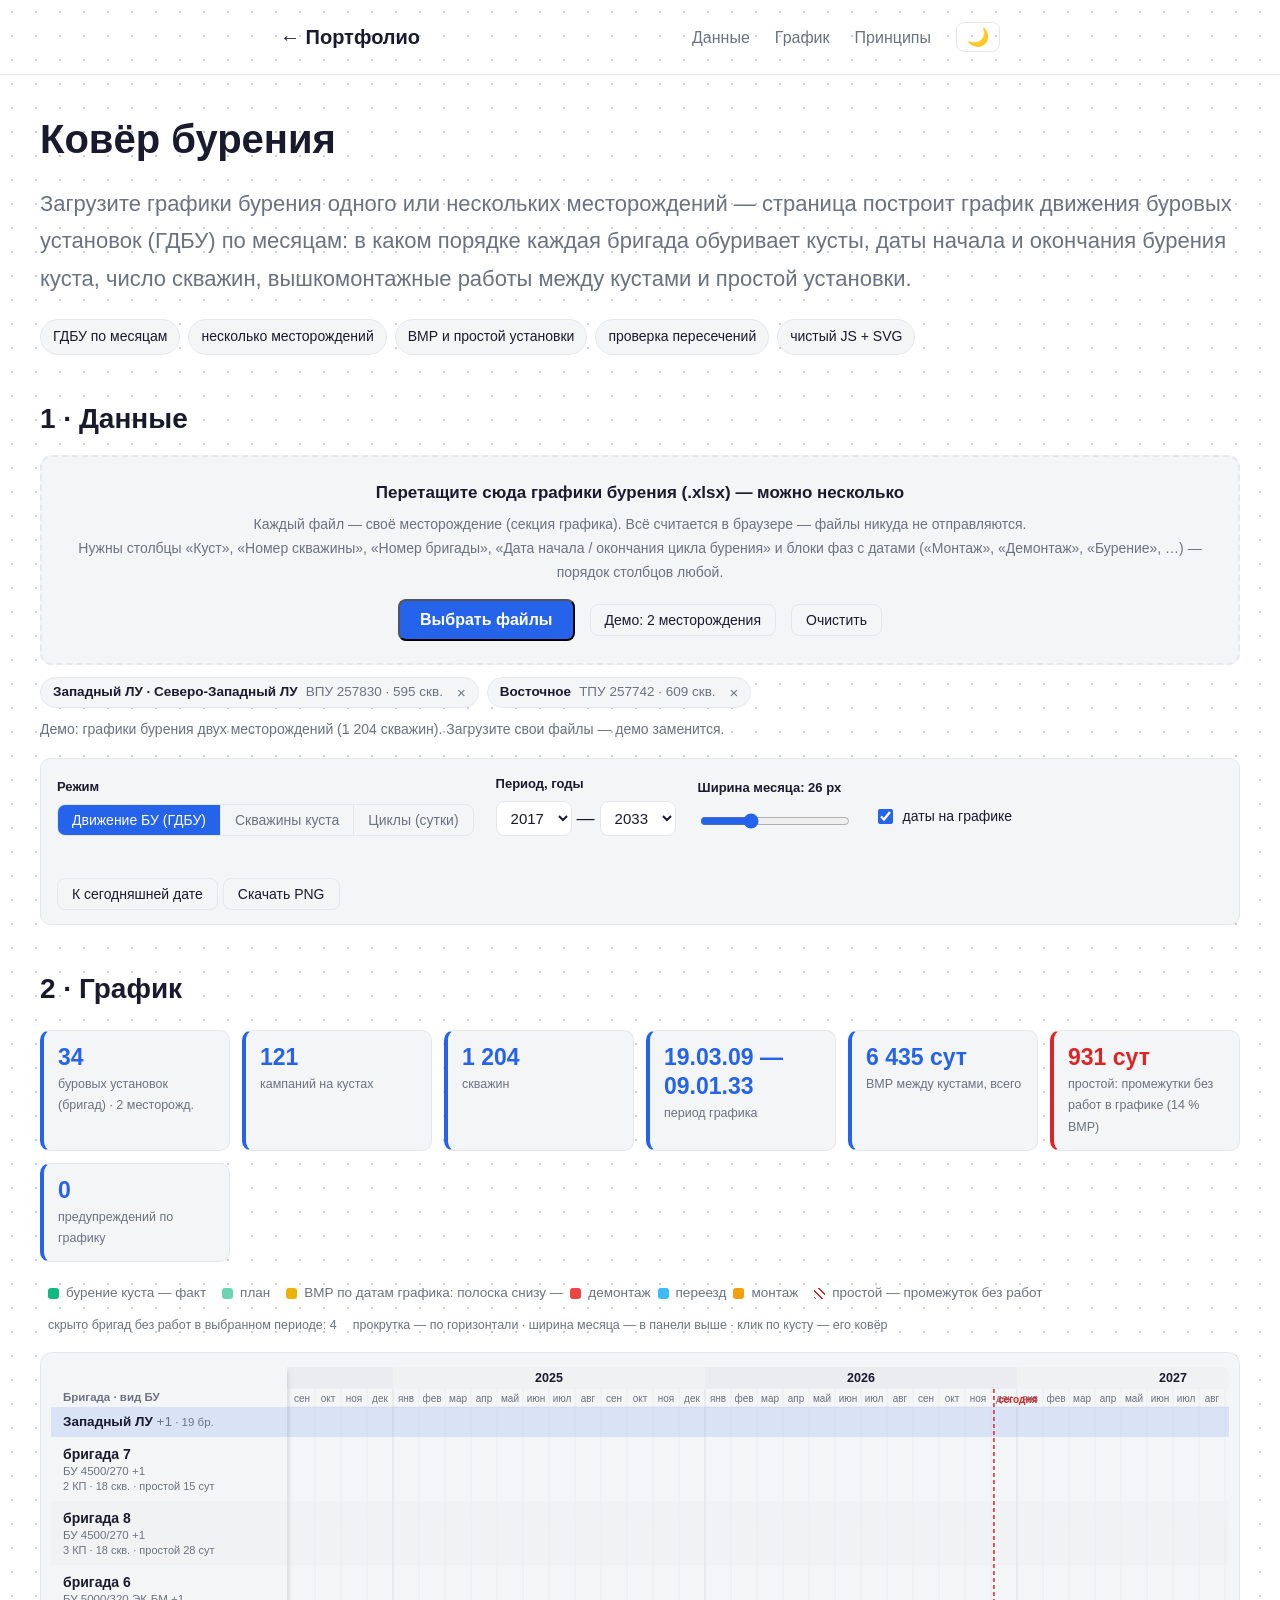
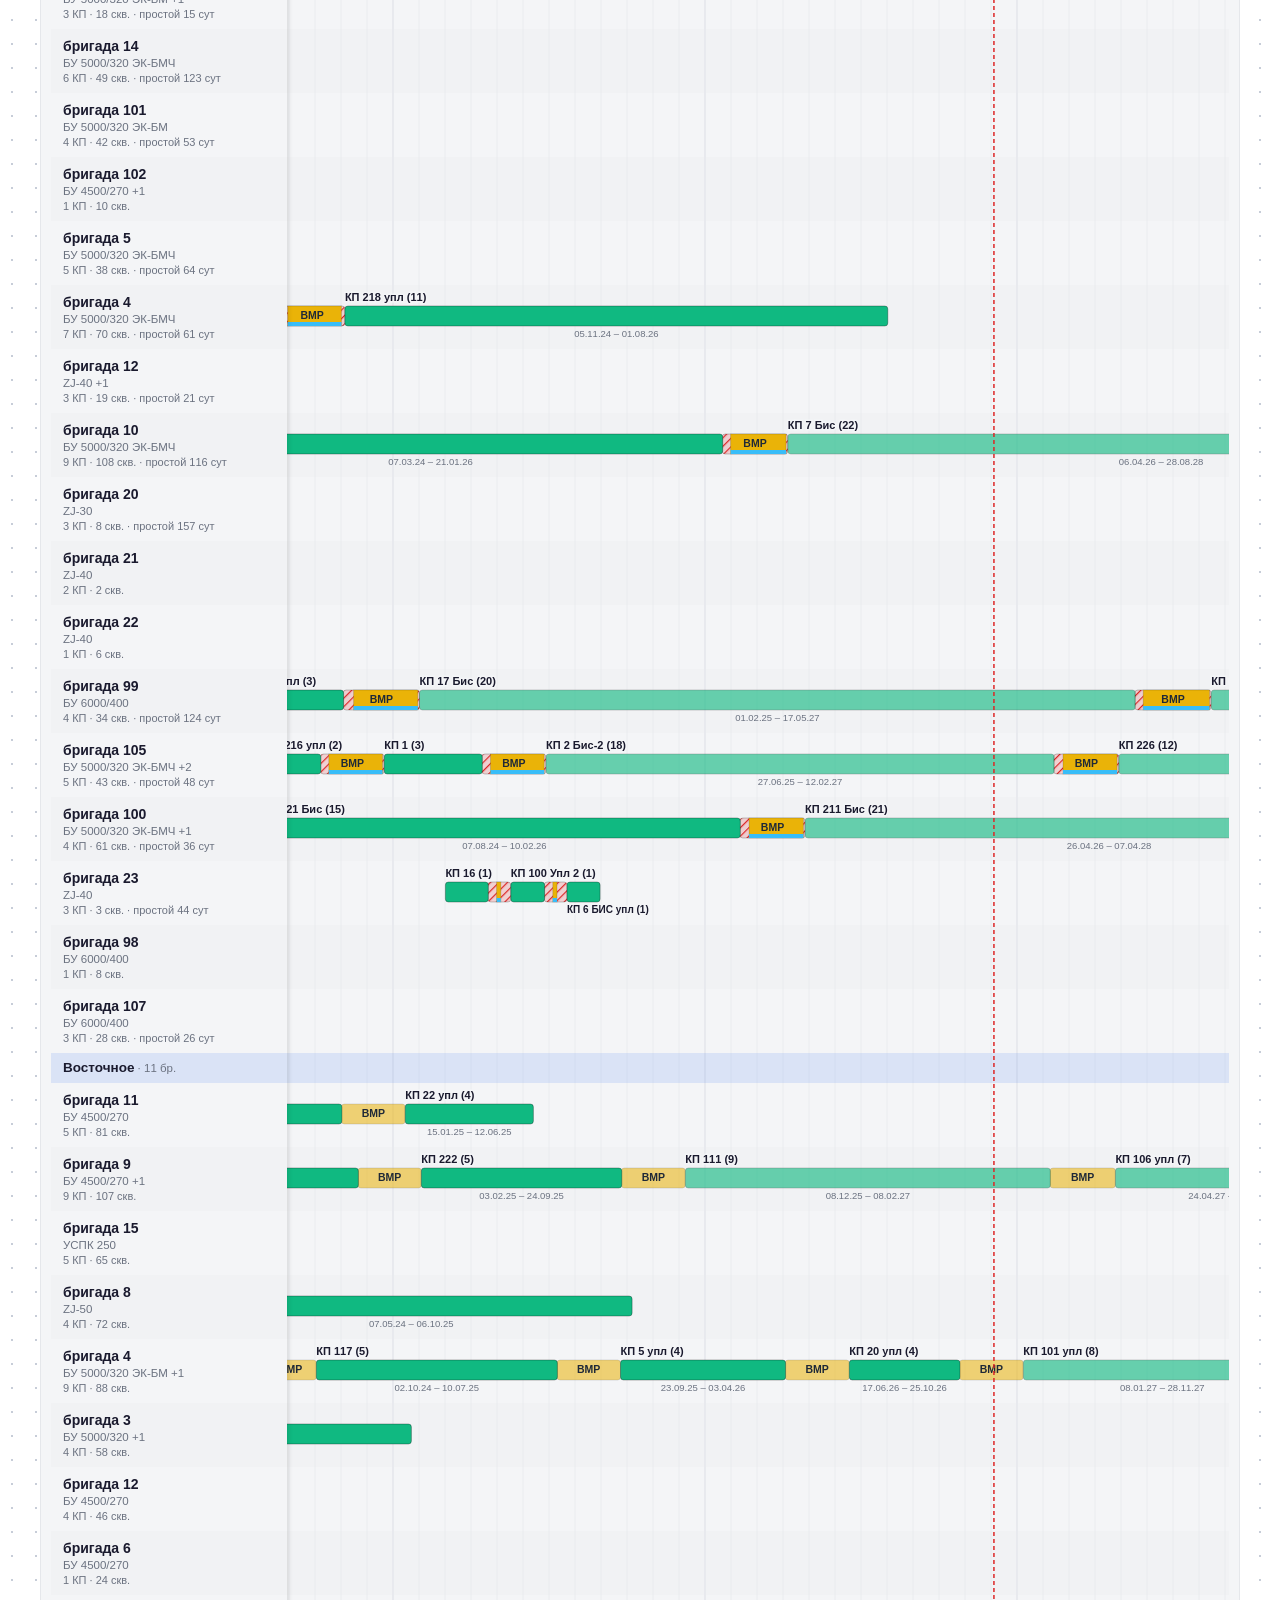
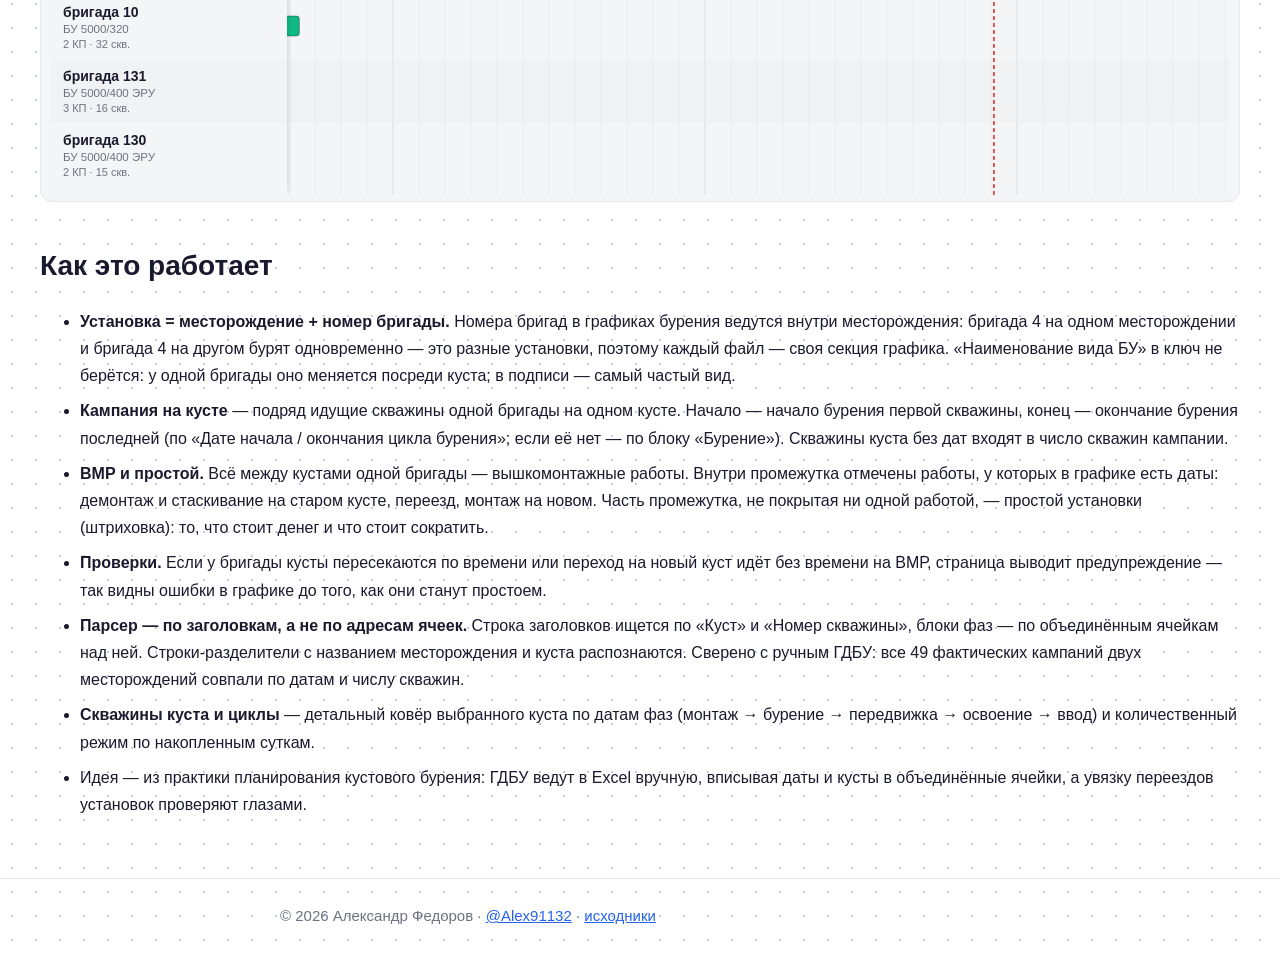
<file: index.html>
<!DOCTYPE html>
<html lang="ru">
<head>
  <meta charset="UTF-8">
  <meta name="viewport" content="width=device-width, initial-scale=1.0">
  <title>Ковёр бурения — график движения буровых установок — Александр Федоров</title>
  <meta name="description" content="Загрузите графики бурения одного или нескольких месторождений — страница построит график движения буровых установок по месяцам: кусты, даты, число скважин, ВМР и простой установки.">

  <link rel="icon" href="assets/favicon.svg" type="image/svg+xml">

  <meta property="og:type" content="website">
  <meta property="og:title" content="Ковёр бурения — график движения буровых установок">
  <meta property="og:description" content="Графики бурения нескольких месторождений → движение буровых установок по кустам: даты, скважины, ВМР, простой.">
  <meta property="og:image" content="https://alex91132.github.io/assets/og.png">
  <meta property="og:url" content="https://alex91132.github.io/drilling-carpet/">
  <meta name="twitter:card" content="summary_large_image">

  <link rel="stylesheet" href="styles.css">

  <style>
    /* Цвета фаз фиксированные — должны читаться и в светлой, и в тёмной теме, и в PNG */
    :root {
      --ph-mount:   #f59e0b;
      --ph-drill:   #10b981;
      --ph-move:    #38bdf8;
      --ph-wait:    #94a3b8;
      --ph-compl:   #f97316;
      --ph-tie:     #b45309;
      --ph-input:   #047857;
      --ph-demount: #ef4444;
      --ph-skid:    #b91c1c;
      --ph-conserv: #64748b;
      --ph-build:   #6b7280;
      --ph-vmr:     #eab308;
      --ph-idle:    #dc2626;
    }
    main.container { max-width: 1240px; }

    .dropzone {
      border: 2px dashed var(--border); border-radius: 12px; background: var(--card);
      padding: 22px 20px; text-align: center; transition: border-color .15s ease, background .15s ease;
    }
    .dropzone.drag { border-color: var(--accent); background: var(--bg); }
    .dropzone .big { font-size: 17px; font-weight: 600; margin-bottom: 6px; }
    .dropzone .sub { font-size: 14px; color: var(--muted); }
    .dropzone input[type=file] { display: none; }

    .files { display: flex; flex-wrap: wrap; gap: 8px; margin: 12px 0 0; }
    .chip { display: inline-flex; align-items: center; gap: 8px; border: 1px solid var(--border); background: var(--card);
      border-radius: 999px; padding: 3px 6px 3px 12px; font-size: 13.5px; }
    .chip b { font-weight: 600; }
    .chip .m { color: var(--muted); }
    .chip button { border: none; background: transparent; color: var(--muted); cursor: pointer; font-size: 15px; line-height: 1; padding: 2px 6px; border-radius: 999px; }
    .chip button:hover { color: var(--ph-idle); background: var(--bg); }

    .toolbar {
      display: flex; flex-wrap: wrap; gap: 14px 22px; align-items: flex-end;
      background: var(--card); border: 1px solid var(--border); border-radius: 10px;
      padding: 14px 16px; margin: 16px 0;
    }
    .toolbar .field label { display: block; font-size: 13px; font-weight: 600; margin-bottom: 6px; }
    select {
      background: var(--bg); border: 1px solid var(--border); border-radius: 8px;
      color: var(--text); padding: 7px 10px; font-size: 15px; font-family: inherit; max-width: 320px;
    }
    select:focus, .seg button:focus-visible, .chk input:focus-visible { outline: 2px solid var(--accent); outline-offset: 1px; }
    .seg { display: inline-flex; border: 1px solid var(--border); border-radius: 8px; overflow: hidden; }
    .seg button { background: transparent; border: none; color: var(--muted); padding: 7px 14px; cursor: pointer; font-size: 14px; font-family: inherit; }
    .seg button + button { border-left: 1px solid var(--border); }
    .seg button.on { background: var(--accent); color: #fff; }
    .chk { display: inline-flex; align-items: center; gap: 7px; font-size: 14px; color: var(--text); padding-bottom: 7px; cursor: pointer; }
    .chk input { accent-color: var(--accent); width: 15px; height: 15px; }
    input[type=range] { accent-color: var(--accent); width: 150px; vertical-align: middle; }

    .cards { display: grid; grid-template-columns: repeat(auto-fit, minmax(170px, 1fr)); gap: 12px; margin: 18px 0; }
    .kcard { background: var(--card); border: 1px solid var(--border); border-left: 4px solid var(--accent); border-radius: 10px; padding: 12px 14px; }
    .kcard.warn { border-left-color: var(--ph-idle); }
    .kcard .num { font-size: 23px; font-weight: 700; color: var(--accent); line-height: 1.25; }
    .kcard.warn .num { color: var(--ph-idle); }
    .kcard .lab { font-size: 12.5px; color: var(--muted); margin-top: 2px; }

    .warnings { background: var(--card); border: 1px solid var(--border); border-left: 4px solid var(--ph-idle); border-radius: 10px; padding: 8px 14px; margin: 0 0 14px; font-size: 14px; }
    .warnings summary { cursor: pointer; font-weight: 600; }
    .warnings ul { margin: 8px 0 4px; padding-left: 20px; max-height: 220px; overflow: auto; }

    .chart-card { background: var(--card); border: 1px solid var(--border); border-radius: 12px; padding: 14px 10px 6px; margin: 14px 0; position: relative; overflow-x: auto; }
    .chart-card > svg { display: block; min-width: 760px; user-select: none; }
    .gdbu { display: flex; align-items: flex-start; overflow-x: auto; overscroll-behavior-x: contain; border-radius: 8px; }
    .gdbu svg { display: block; flex: none; user-select: none; }
    .gdbu .left { position: sticky; left: 0; z-index: 2; background: var(--card); box-shadow: 4px 0 6px -4px rgba(0,0,0,.18); }
    .gdbu .camp { cursor: pointer; }
    .legend { display: flex; flex-wrap: wrap; gap: 6px 16px; margin: 10px 8px; align-items: center; }
    .legend button, .legend span {
      display: inline-flex; align-items: center; gap: 7px; font-size: 13.5px; color: var(--muted);
      background: transparent; border: none; padding: 2px 0; font-family: inherit;
    }
    .legend button { cursor: pointer; }
    .legend button.off { opacity: .38; text-decoration: line-through; }
    .legend .sw { width: 11px; height: 11px; border-radius: 3px; flex: none; }
    .legend b { color: var(--text); font-weight: 600; }

    .tip {
      position: fixed; z-index: 50; pointer-events: none; display: none;
      background: var(--bg); border: 1px solid var(--border); border-radius: 8px;
      padding: 10px 12px; font-size: 13px; line-height: 1.5; color: var(--text);
      box-shadow: 0 4px 18px rgba(0,0,0,.18); max-width: 340px;
    }
    .tip .m { color: var(--muted); }

    .status { font-size: 14px; margin: 10px 0 0; color: var(--muted); }
    .status.err { color: var(--ph-demount); }
    .btn2 {
      background: transparent; border: 1px solid var(--border); border-radius: 8px;
      color: var(--text); padding: 7px 14px; cursor: pointer; font-size: 14px; font-family: inherit;
    }
    .btn2:hover { border-color: var(--accent); color: var(--accent); }
    .how-list li { margin-bottom: 8px; font-size: 16px; }
    .empty { color: var(--muted); text-align: center; padding: 40px 20px; font-size: 15px; }
    @media (max-width: 620px) { h1 { font-size: 30px; } }
  </style>

  <script>
    (function () {
      try { var t = localStorage.getItem('theme'); if (t) document.documentElement.setAttribute('data-theme', t); } catch (e) {}
    })();
  </script>
</head>
<body>

  <header class="site-header">
    <div class="container">
      <a href="https://alex91132.github.io/" class="site-logo">← Портфолио</a>
      <nav class="site-nav">
        <a href="#data">Данные</a>
        <a href="#carpet">График</a>
        <a href="#how">Принципы</a>
        <button id="themeBtn" class="theme-toggle" onclick="toggleTheme()" aria-label="Сменить тему">🌙</button>
      </nav>
    </div>
  </header>

  <main class="container">

    <section class="intro">
      <h1>Ковёр бурения</h1>
      <p class="lead">
        Загрузите графики бурения одного или нескольких месторождений — страница построит график движения
        буровых установок (ГДБУ) по месяцам: в каком порядке каждая бригада обуривает кусты, даты начала
        и окончания бурения куста, число скважин, вышкомонтажные работы между кустами и простой установки.
      </p>
      <div class="tags" style="margin-top:14px;">
        <span class="tag">ГДБУ по месяцам</span>
        <span class="tag">несколько месторождений</span>
        <span class="tag">ВМР и простой установки</span>
        <span class="tag">проверка пересечений</span>
        <span class="tag">чистый JS + SVG</span>
      </div>
    </section>

    <!-- ДАННЫЕ -->
    <section id="data">
      <h2>1 · Данные</h2>
      <div class="dropzone" id="dropzone">
        <div class="big">Перетащите сюда графики бурения (.xlsx) — можно несколько</div>
        <div class="sub">Каждый файл — своё месторождение (секция графика). Всё считается в браузере — файлы никуда не отправляются.<br>
          Нужны столбцы «Куст», «Номер скважины», «Номер бригады», «Дата начала / окончания цикла бурения»
          и блоки фаз с датами («Монтаж», «Демонтаж», «Бурение», …) — порядок столбцов любой.</div>
        <p style="margin:14px 0 0;">
          <button type="button" class="btn-primary" id="pickBtn" style="cursor:pointer;">Выбрать файлы</button>
          <button type="button" class="btn2" id="demoBtn" style="margin-left:10px;">Демо: 2 месторождения</button>
          <button type="button" class="btn2" id="clearBtn" style="margin-left:10px;">Очистить</button>
        </p>
        <input type="file" id="fileInput" accept=".xlsx,.xls,.xlsm" multiple>
      </div>
      <div class="files" id="files"></div>
      <p class="status" id="status"></p>

      <div class="toolbar" id="toolbar" style="display:none;">
        <div class="field">
          <label>Режим</label>
          <div class="seg" role="group" aria-label="Режим отображения">
            <button type="button" id="mode-rig" class="on">Движение БУ (ГДБУ)</button>
            <button type="button" id="mode-cal">Скважины куста</button>
            <button type="button" id="mode-cyc">Циклы (сутки)</button>
          </div>
        </div>
        <div class="field" id="yearField">
          <label for="yFrom">Период, годы</label>
          <select id="yFrom"></select> — <select id="yTo"></select>
        </div>
        <div class="field" id="mwField">
          <label for="mw">Ширина месяца: <span id="mwVal"></span></label>
          <input type="range" id="mw" min="8" max="64" step="2" value="26">
        </div>
        <div class="field" id="padField">
          <label for="padSel">Кустовая площадка</label>
          <select id="padSel"></select>
        </div>
        <label class="chk" id="optDatesWrap"><input type="checkbox" id="optDates" checked> даты на графике</label>
        <label class="chk" id="optSectionsWrap"><input type="checkbox" id="optSections"> бурение по колоннам</label>
        <div class="field">
          <label>&nbsp;</label>
          <button type="button" class="btn2" id="todayBtn">К сегодняшней дате</button>
          <button type="button" class="btn2" id="pngBtn">Скачать PNG</button>
        </div>
      </div>
    </section>

    <!-- ГРАФИК -->
    <section id="carpet" style="display:none;">
      <h2>2 · График</h2>
      <div class="cards" id="sumCards"></div>
      <details class="warnings" id="warnings" style="display:none;"></details>
      <div class="legend" id="legend"></div>
      <div class="chart-card" id="chartCard">
        <div class="empty">Загрузите файл — график появится здесь.</div>
      </div>
    </section>

    <!-- ПРИНЦИПЫ -->
    <section id="how">
      <h2>Как это работает</h2>
      <ul class="how-list">
        <li><b>Установка = месторождение + номер бригады.</b> Номера бригад в графиках бурения ведутся внутри
          месторождения: бригада 4 на одном месторождении и бригада 4 на другом бурят одновременно — это разные
          установки, поэтому каждый файл — своя секция графика. «Наименование вида БУ» в ключ не берётся:
          у одной бригады оно меняется посреди куста; в подписи — самый частый вид.</li>
        <li><b>Кампания на кусте</b> — подряд идущие скважины одной бригады на одном кусте. Начало — начало бурения
          первой скважины, конец — окончание бурения последней (по «Дате начала / окончания цикла бурения»;
          если её нет — по блоку «Бурение»). Скважины куста без дат входят в число скважин кампании.</li>
        <li><b>ВМР и простой.</b> Всё между кустами одной бригады — вышкомонтажные работы. Внутри промежутка
          отмечены работы, у которых в графике есть даты: демонтаж и стаскивание на старом кусте, переезд,
          монтаж на новом. Часть промежутка, не покрытая ни одной работой, — простой установки
          (штриховка): то, что стоит денег и что стоит сократить.</li>
        <li><b>Проверки.</b> Если у бригады кусты пересекаются по времени или переход на новый куст идёт без времени
          на ВМР, страница выводит предупреждение — так видны ошибки в графике до того, как они станут простоем.</li>
        <li><b>Парсер — по заголовкам, а не по адресам ячеек.</b> Строка заголовков ищется по «Куст» и «Номер
          скважины», блоки фаз — по объединённым ячейкам над ней. Строки-разделители с названием месторождения
          и куста распознаются. Сверено с ручным ГДБУ: все 49 фактических кампаний двух месторождений совпали
          по датам и числу скважин.</li>
        <li><b>Скважины куста и циклы</b> — детальный ковёр выбранного куста по датам фаз (монтаж → бурение →
          передвижка → освоение → ввод) и количественный режим по накопленным суткам.</li>
        <li>Идея — из практики планирования кустового бурения: ГДБУ ведут в Excel вручную, вписывая даты и
          кусты в объединённые ячейки, а увязку переездов установок проверяют глазами.</li>
      </ul>
    </section>

  </main>

  <footer class="site-footer">
    <div class="container">
      © 2026 Александр Федоров ·
      <a href="https://t.me/Alex91132" target="_blank" rel="noopener">@Alex91132</a> ·
      <a href="https://github.com/Alex91132/drilling-carpet" target="_blank" rel="noopener">исходники</a>
    </div>
  </footer>

  <div class="tip" id="tip"></div>

  <script src="carpet-core.js"></script>
  <script src="demo-data.js"></script>
  <script src="https://cdn.sheetjs.com/xlsx-0.20.3/package/dist/xlsx.full.min.js"></script>

  <script>
  function currentTheme() {
    var t = document.documentElement.getAttribute('data-theme');
    if (t) return t;
    return window.matchMedia('(prefers-color-scheme: dark)').matches ? 'dark' : 'light';
  }
  function updateThemeIcon() {
    var btn = document.getElementById('themeBtn');
    if (btn) btn.textContent = currentTheme() === 'dark' ? '☀️' : '🌙';
  }
  function toggleTheme() {
    var next = currentTheme() === 'dark' ? 'light' : 'dark';
    document.documentElement.setAttribute('data-theme', next);
    try { localStorage.setItem('theme', next); } catch (e) {}
    updateThemeIcon();
  }
  updateThemeIcon();
  </script>

  <script>
  (function () {
    'use strict';
    var C = window.CarpetCore, DAY = C.DAY, t = C.t;
    var $ = function (id) { return document.getElementById(id); };
    var fmtInt = new Intl.NumberFormat('ru-RU');
    function fmt1(x) { return x.toLocaleString('ru-RU', { maximumFractionDigits: 1, minimumFractionDigits: 1 }); }
    function esc(s) { return String(s == null ? '' : s).replace(/&/g, '&amp;').replace(/</g, '&lt;').replace(/>/g, '&gt;').replace(/"/g, '&quot;'); }
    function ruDate(iso) { if (!iso) return ''; var p = iso.split('-'); return p[2] + '.' + p[1] + '.' + p[0]; }
    function ruShort(iso) { if (!iso) return ''; var p = iso.split('-'); return p[2] + '.' + p[1] + '.' + p[0].slice(2); }
    function padLabel(p) { return /^(куст|кп)/i.test(p) ? p : 'КП ' + p; }
    var MONTHS = ['янв', 'фев', 'мар', 'апр', 'май', 'июн', 'июл', 'авг', 'сен', 'окт', 'ноя', 'дек'];
    var TODAY = (function () { var d = new Date(); return C.iso(Date.UTC(d.getFullYear(), d.getMonth(), d.getDate(), 12)); })();

    /* ============ Фазы (ковёр куста) ============ */
    var PHASES = [
      { k: 'mount',      label: 'Монтаж',            color: 'var(--ph-mount)' },
      { k: 'drill',      label: 'Бурение',           color: 'var(--ph-drill)' },
      { k: 'move',       label: 'Передвижка',        color: 'var(--ph-move)' },
      { k: 'wait',       label: 'Ожидание освоения', color: 'var(--ph-wait)' },
      { k: 'conservation', label: 'Консервация',     color: 'var(--ph-conserv)' },
      { k: 'completion', label: 'Освоение',          color: 'var(--ph-compl)' },
      { k: 'tie',        label: 'Обустройство',      color: 'var(--ph-tie)' },
      { k: 'demount',    label: 'Демонтаж',          color: 'var(--ph-demount)' },
      { k: 'skid',       label: 'Стаскивание БУ',    color: 'var(--ph-skid)' }
    ];
    var SECTION_LABEL = { 'направление': 'направление', 'кондуктор': 'кондуктор', 'техколонна': 'тех. колонна', 'экспколонна': 'экспл. колонна', 'хвостовик': 'хвостовик' };
    var VMR_PART = { demount: 'var(--ph-demount)', skid: 'var(--ph-skid)', reloc: 'var(--ph-move)', mount: 'var(--ph-mount)' };

    /* ============ Состояние ============ */
    var S = { files: [], pads: [], padIdx: -1, sched: null, mode: 'rig', mw: 26, yFrom: null, yTo: null, showDates: true, sections: false, hidden: {} };
    var tips = [];

    function rebuild(msg) {
      S.pads = C.padsOf(S.files);
      S.sched = S.files.length ? C.buildSchedule(S.files) : null;
      renderFiles();
      var has = S.files.length > 0;
      $('toolbar').style.display = has ? '' : 'none';
      $('carpet').style.display = has ? '' : 'none';
      if (!has) { setStatus(msg || ''); return; }
      // кусты — списком по месторождениям
      var sel = $('padSel'), html = '', curSrc = null;
      S.pads.forEach(function (p, i) {
        if (p.source !== curSrc) { if (curSrc !== null) html += '</optgroup>'; html += '<optgroup label="' + esc(p.field) + '">'; curSrc = p.source; }
        html += '<option value="' + i + '">' + esc(padLabel(p.name)) + ' — ' + p.wells.length + ' скв.</option>';
      });
      sel.innerHTML = html + (curSrc !== null ? '</optgroup>' : '');
      if (S.padIdx < 0 || S.padIdx >= S.pads.length) {
        var pref = 0;
        for (var i = 0; i < S.pads.length; i++) if (S.pads[i].wells.length > S.pads[pref].wells.length) pref = i;
        S.padIdx = pref;
      }
      sel.value = S.padIdx;
      fillYears();
      var n = S.files.reduce(function (a, f) { return a + f.wells.length; }, 0);
      setStatus(msg || ('Загружено: ' + S.files.length + ' файл(а), ' + fmtInt.format(n) + ' скважин. Файлы обрабатываются локально.'));
      setMode(S.mode);
    }
    /** Период графика: по умолчанию последние ~10 лет до конца плана — как в ручном ГДБУ. */
    function fillYears() {
      var r = S.sched && S.sched.range;
      if (!r) return;
      var a = +r.a.slice(0, 4), b = +r.b.slice(0, 4), now = +TODAY.slice(0, 4);
      var opts = '';
      for (var y = a; y <= b; y++) opts += '<option value="' + y + '">' + y + '</option>';
      $('yFrom').innerHTML = opts; $('yTo').innerHTML = opts;
      if (S.yFrom == null || S.yFrom < a || S.yFrom > b) S.yFrom = Math.min(b, Math.max(a, now - 9));
      if (S.yTo == null || S.yTo < S.yFrom || S.yTo > b) S.yTo = b;
      $('yFrom').value = S.yFrom; $('yTo').value = S.yTo;
    }
    function renderFiles() {
      $('files').innerHTML = S.files.map(function (f, i) {
        return '<span class="chip"><b>' + esc(f.fields.join(' · ')) + '</b><span class="m">' + esc(f.source) + ' · ' +
          fmtInt.format(f.wells.length) + ' скв.</span><button type="button" data-i="' + i + '" title="Убрать файл" aria-label="Убрать файл">×</button></span>';
      }).join('');
      Array.prototype.forEach.call($('files').querySelectorAll('button[data-i]'), function (b) {
        b.addEventListener('click', function () { S.files.splice(+this.getAttribute('data-i'), 1); S.padIdx = -1; rebuild(); });
      });
    }
    function setStatus(msg, isErr) { var el = $('status'); el.textContent = msg; el.className = 'status' + (isErr ? ' err' : ''); }
    function pad() { return S.pads[S.padIdx]; }
    function hasSections() { var p = pad(); return !!p && p.wells.some(function (w) { return w.ph.sections && w.ph.sections.length; }); }
    function card(v, l, warn) { return '<div class="kcard' + (warn ? ' warn' : '') + '"><div class="num">' + v + '</div><div class="lab">' + l + '</div></div>'; }

    /* ============ ГДБУ: сводка и предупреждения ============ */
    function renderRigSummary() {
      var sc = S.sched, rigs = 0, padsN = 0, wells = 0, vmr = 0, idle = 0, fields = 0;
      sc.sections.forEach(function (s) {
        fields++;
        s.rigs.forEach(function (r) { rigs++; padsN += r.camps.length; wells += r.wellsN; vmr += r.vmrDays; idle += r.idleDays; });
      });
      var nw = sc.warnings.length;
      $('sumCards').innerHTML = [
        card(rigs, 'буровых установок (бригад) · ' + fields + ' месторожд.'),
        card(fmtInt.format(padsN), 'кампаний на кустах'),
        card(fmtInt.format(wells), 'скважин' + (sc.undated ? ' · ещё ' + sc.undated + ' без дат бурения' : '')),
        sc.range ? card(ruShort(sc.range.a) + ' — ' + ruShort(sc.range.b), 'период графика') : '',
        card(fmtInt.format(Math.round(vmr)) + ' сут', 'ВМР между кустами, всего'),
        card(fmtInt.format(Math.round(idle)) + ' сут', 'простой: промежутки без работ в графике (' + (vmr ? Math.round(idle / vmr * 100) : 0) + ' % ВМР)', idle > 0),
        card(nw, 'предупреждений по графику', nw > 0)
      ].join('');
      var wEl = $('warnings');
      if (!nw) { wEl.style.display = 'none'; return; }
      wEl.style.display = '';
      wEl.innerHTML = '<summary>Предупреждения: ' + nw + '</summary><ul>' + sc.warnings.map(function (w) {
        return '<li>' + esc(fieldOf(w.section) + ' · ' + w.text) + '</li>';
      }).join('') + '</ul>';
    }
    function fieldOf(src) { var s = S.sched.sections.filter(function (x) { return x.id === src; })[0]; return s ? s.title : src; }

    /* ============ ГДБУ: график по месяцам ============ */
    function renderRigChart() {
      tips = [];
      var sc = S.sched;
      if (!sc || !sc.range) {
        $('chartCard').innerHTML = '<div class="empty">Нет скважин с датами бурения — график установок построить не из чего.</div>';
        $('legend').innerHTML = '';
        return;
      }
      var y0 = S.yFrom || +sc.range.a.slice(0, 4), y1 = S.yTo || +sc.range.b.slice(0, 4);
      var pa = C.iso(Date.UTC(y0, 0, 1)), pb = C.iso(Date.UTC(y1, 11, 31)), hidden = 0;
      function inPeriod(r) { return r.camps.some(function (c) { return c.e >= pa && c.s <= pb; }); }
      var M = (y1 - y0 + 1) * 12, MW = S.mw, CW = M * MW, LW = 236;
      var yearH = 22, monthH = 18, secH = 30, rowH = 64, HEAD = yearH + monthH;
      function X(ms) {   // месяцы равной ширины, внутри месяца — пропорционально дням
        var d = new Date(ms), mi = (d.getUTCFullYear() - y0) * 12 + d.getUTCMonth();
        var ms0 = Date.UTC(d.getUTCFullYear(), d.getUTCMonth(), 1), ms1 = Date.UTC(d.getUTCFullYear(), d.getUTCMonth() + 1, 1);
        return (mi + (ms - ms0) / (ms1 - ms0)) * MW;
      }
      var rows = [], H = HEAD;
      sc.sections.forEach(function (s) {
        var vis = s.rigs.filter(inPeriod);
        hidden += s.rigs.length - vis.length;
        rows.push({ kind: 'sec', s: s, y: H, n: vis.length }); H += secH;
        vis.forEach(function (r, i) { rows.push({ kind: 'rig', r: r, s: s, y: H, odd: i % 2 }); H += rowH; });
      });
      H += 8;

      var L = '<svg class="left" width="' + LW + '" height="' + H + '" viewBox="0 0 ' + LW + ' ' + H + '" xmlns="http://www.w3.org/2000/svg" style="font-family:inherit">';
      var R = '<svg id="carpetSvg" width="' + CW + '" height="' + H + '" viewBox="0 0 ' + CW + ' ' + H + '" xmlns="http://www.w3.org/2000/svg" style="font-family:inherit">';
      L += '<text x="12" y="' + (yearH + 12) + '" font-size="11.5" font-weight="700" fill="var(--muted)">Бригада · вид БУ</text>';

      for (var y = y0; y <= y1; y++) {
        var xa = X(Date.UTC(y, 0, 1)), xb = X(Date.UTC(y + 1, 0, 1));
        R += '<rect x="' + xa + '" y="0" width="' + (xb - xa) + '" height="' + yearH + '" fill="var(--border)" opacity="' + (y % 2 ? 0.35 : 0.6) + '"/>' +
          '<text x="' + ((xa + xb) / 2) + '" y="15" text-anchor="middle" font-size="12.5" font-weight="700" fill="var(--text)">' + y + '</text>';
        for (var m = 0; m < 12; m++) {
          var mx = X(Date.UTC(y, m, 1));
          if (MW >= 12) R += '<text x="' + (mx + MW / 2) + '" y="' + (yearH + 13) + '" text-anchor="middle" font-size="' + (MW >= 22 ? 10 : 9) + '" fill="var(--muted)">' +
            (MW >= 22 ? MONTHS[m] : MONTHS[m].charAt(0)) + '</text>';
          R += '<line x1="' + mx + '" y1="' + yearH + '" x2="' + mx + '" y2="' + H + '" stroke="var(--border)" stroke-width="' + (m === 0 ? 1.6 : 0.8) + '" opacity="' + (m === 0 ? 1 : 0.7) + '"/>';
        }
      }
      R += '<line x1="0" y1="' + HEAD + '" x2="' + CW + '" y2="' + HEAD + '" stroke="var(--border)"/>';
      R += '<defs><pattern id="idleHatch" width="6" height="6" patternUnits="userSpaceOnUse" patternTransform="rotate(45)">' +
        '<rect width="6" height="6" fill="var(--ph-idle)" opacity="0.18"/><line x1="0" y1="0" x2="0" y2="6" stroke="var(--ph-idle)" stroke-width="2.4"/></pattern></defs>';

      rows.forEach(function (row) {
        if (row.kind === 'sec') {
          // подпись секции — в закреплённой левой колонке, иначе уезжает при прокрутке
          var title = row.s.title.split(' · '), short = title[0].length > 18 ? title[0].slice(0, 17) + '…' : title[0];
          L += '<rect x="0" y="' + row.y + '" width="' + LW + '" height="' + secH + '" fill="var(--accent)" opacity="0.12"/>' +
            '<text x="12" y="' + (row.y + 19) + '" font-size="13.5" font-weight="700" fill="var(--text)">' + esc(short) +
            (title.length > 1 ? '<tspan font-weight="400" fill="var(--muted)"> +' + (title.length - 1) + '</tspan>' : '') +
            '<tspan font-size="11.5" font-weight="400" fill="var(--muted)"> · ' + row.n + ' бр.</tspan>' +
            '<title>' + esc(row.s.title + ' · ' + row.s.source + ' · бригад в периоде ' + row.n + ' из ' + row.s.rigs.length) + '</title></text>';
          R += '<rect x="0" y="' + row.y + '" width="' + CW + '" height="' + secH + '" fill="var(--accent)" opacity="0.12"/>';
          return;
        }
        var r = row.r, yy = row.y;
        if (row.odd) {
          L += '<rect x="0" y="' + yy + '" width="' + LW + '" height="' + rowH + '" fill="var(--border)" opacity="0.25"/>';
          R += '<rect x="0" y="' + yy + '" width="' + CW + '" height="' + rowH + '" fill="var(--border)" opacity="0.25"/>';
        }
        var typeTxt = r.rigType ? (r.rigType.length > 26 ? r.rigType.slice(0, 25) + '…' : r.rigType) : '';
        L += '<text x="12" y="' + (yy + 22) + '" font-size="14" font-weight="700" fill="var(--text)">' + esc(r.label) + '</text>' +
          '<text x="12" y="' + (yy + 38) + '" font-size="11.5" fill="var(--muted)">' + esc(typeTxt) + (r.rigTypes.length > 1 ? ' +' + (r.rigTypes.length - 1) : '') + '</text>' +
          '<text x="12" y="' + (yy + 53) + '" font-size="11" fill="var(--muted)">' + r.camps.length + ' КП · ' + r.wellsN + ' скв.' +
          (r.idleDays >= 1 ? ' · простой ' + fmtInt.format(Math.round(r.idleDays)) + ' сут' : '') + '</text>';

        var barY = yy + 21, barH = 20;
        // ВМР: работы по датам графика и простой между ними
        r.gaps.forEach(function (g) {
          if (g.b < pa || g.a > pb) return;
          var x1 = Math.max(0, X(t(g.a))), x2 = Math.min(CW, X(t(g.b)));
          if (x2 - x1 < 1) return;
          R += '<rect x="' + x1.toFixed(1) + '" y="' + barY + '" width="' + (x2 - x1).toFixed(1) + '" height="' + barH + '" rx="3" fill="' +
            (g.hasData ? 'url(#idleHatch)' : 'var(--ph-vmr)') + '" opacity="' + (g.hasData ? 1 : 0.55) + '" stroke="rgba(0,0,0,.22)"/>';
          g.parts.forEach(function (p) {
            var px1 = Math.max(0, X(p.a)), pw = Math.max(1, Math.min(CW, X(p.b)) - px1);
            R += '<rect x="' + px1.toFixed(1) + '" y="' + barY + '" width="' + pw.toFixed(1) + '" height="' + barH + '" fill="var(--ph-vmr)" stroke="rgba(0,0,0,.15)"/>' +
              '<rect x="' + px1.toFixed(1) + '" y="' + (barY + barH - 4) + '" width="' + pw.toFixed(1) + '" height="4" fill="' + VMR_PART[p.k] + '"/>';
          });
          if (x2 - x1 >= 30)
            R += '<text x="' + ((x1 + x2) / 2).toFixed(1) + '" y="' + (barY + 13) + '" text-anchor="middle" font-size="10.5" font-weight="700" fill="#1f2937">ВМР</text>';
          var det = g.parts.map(function (p) { return p.label + ' ' + fmtInt.format(Math.round(p.days)) + ' сут'; }).join(', ');
          tips.push({ x: x1, w: x2 - x1, y: barY, h: barH, html:
            '<b>' + esc(r.label) + '</b> · ВМР: ' + esc(padLabel(g.from)) + ' → ' + esc(padLabel(g.to)) +
            '<br><span class="m">' + ruDate(g.a) + ' → ' + ruDate(g.b) + ' · ' + fmtInt.format(Math.round(g.days)) + ' сут</span>' +
            (g.hasData ? '<br>работы по графику: ' + esc(det) + '<br><b style="color:var(--ph-idle)">простой ' + fmtInt.format(Math.round(g.idle)) + ' сут</b>'
              : '<br><span class="m">работ ВМР с датами в графике нет — состав промежутка неизвестен</span>') });
        });
        // кампании: «КП (скв.)» над баром, даты под ним; если тесно — подпись под баром, иначе только в подсказке
        var laneTop = -Infinity, laneBot = -Infinity;
        r.camps.forEach(function (c) {
          if (c.e < pa || c.s > pb) return;
          var x1 = Math.max(0, X(t(c.s))), x2 = Math.min(CW, X(t(c.e) + DAY / 2)), bw = Math.max(x2 - x1, 3);
          var label = padLabel(c.pad) + ' (' + c.n + ')', lw = label.length * 6.3, dates = ruShort(c.s) + ' – ' + ruShort(c.e), dw = dates.length * 5.4;
          var past = c.e < TODAY;
          R += '<rect class="camp" data-pad="' + esc(c.padKey) + '" x="' + x1.toFixed(1) + '" y="' + barY + '" width="' + bw.toFixed(1) + '" height="' + barH +
            '" rx="3" fill="var(--ph-drill)" opacity="' + (past ? 1 : 0.62) + '" stroke="rgba(0,0,0,.3)"/>';
          var lx = Math.max(x1, laneTop + 6);
          if (lx < x1 + Math.max(bw, 40) && lx + lw < CW) {
            R += '<text x="' + lx.toFixed(1) + '" y="' + (barY - 5) + '" font-size="11" font-weight="700" fill="var(--text)" style="paint-order:stroke;stroke:var(--card);stroke-width:3px">' + esc(label) + '</text>';
            laneTop = lx + lw;
            if (S.showDates && bw >= dw + 4 && x1 > laneBot) {
              R += '<text x="' + ((x1 + x2) / 2).toFixed(1) + '" y="' + (barY + barH + 11) + '" text-anchor="middle" font-size="9.5" fill="var(--muted)">' + dates + '</text>';
              laneBot = x2;
            }
          } else {
            var bx = Math.max(x1, laneBot + 6);
            if (bx < x1 + Math.max(bw, 40)) {
              R += '<text x="' + bx.toFixed(1) + '" y="' + (barY + barH + 11) + '" font-size="10" font-weight="700" fill="var(--text)" style="paint-order:stroke;stroke:var(--card);stroke-width:3px">' + esc(label) + '</text>';
              laneBot = bx + lw * 0.92;
            }
          }
          var names = c.wells.map(function (w) { return w.n; }).concat(c.undated.map(function (w) { return w.n + '*'; }));
          tips.push({ x: x1, w: bw, y: barY, h: barH, html:
            '<b>' + esc(r.label) + '</b> · ' + esc(Object.keys(c.types).join(', ')) + '<br>' + esc(padLabel(c.pad)) + ' · <b>' + c.n + ' скв.</b> (' +
            esc(names.slice(0, 10).join(', ')) + (names.length > 10 ? '…' : '') + ')' +
            '<br><span class="m">бурение ' + ruDate(c.s) + ' → ' + ruDate(c.e) + ' · ' + fmtInt.format(Math.round((t(c.e) - t(c.s)) / DAY)) + ' сут' +
            (c.drillDays ? ' · цикл бурения ' + fmtInt.format(Math.round(c.drillDays)) + ' сут' : '') + '</span>' +
            (c.undated.length ? '<br><span class="m">* без дат бурения в графике</span>' : '') +
            '<br><span class="m">' + (past ? 'факт' : 'план') + ' · нажмите — ковёр куста</span>' });
        });
      });
      var tx = X(t(TODAY));
      if (tx > 0 && tx < CW) R += '<line x1="' + tx + '" y1="' + yearH + '" x2="' + tx + '" y2="' + H + '" stroke="var(--ph-idle)" stroke-width="1.5" stroke-dasharray="4 3"/>' +
        '<text x="' + (tx + 4) + '" y="' + (HEAD - 4) + '" font-size="10" font-weight="700" fill="var(--ph-idle)">сегодня</text>';
      L += '</svg>'; R += '</svg>';

      var keep = $('gdbu') ? $('gdbu').scrollLeft : null;
      $('chartCard').innerHTML = '<div class="gdbu" id="gdbu">' + L + R + '</div>';
      S.lastRig = { LW: LW, CW: CW, H: H, todayX: tx };
      if (keep != null) $('gdbu').scrollLeft = keep;
      else if (tx > 0) $('gdbu').scrollLeft = Math.max(0, tx - $('gdbu').clientWidth * 0.6);   // первый показ — к сегодняшней дате
      $('legend').innerHTML =
        '<span><i class="sw" style="background:var(--ph-drill)"></i>бурение куста — факт</span>' +
        '<span><i class="sw" style="background:var(--ph-drill);opacity:.62"></i>план</span>' +
        '<span><i class="sw" style="background:var(--ph-vmr)"></i>ВМР по датам графика: полоска снизу — <i class="sw" style="background:var(--ph-demount)"></i>демонтаж <i class="sw" style="background:var(--ph-move)"></i>переезд <i class="sw" style="background:var(--ph-mount)"></i>монтаж</span>' +
        '<span><i class="sw" style="background:repeating-linear-gradient(45deg,var(--ph-idle) 0 2px,transparent 2px 5px)"></i>простой — промежуток без работ</span>' +
        (hidden ? '<span style="font-size:12.5px;">скрыто бригад без работ в выбранном периоде: ' + hidden + '</span>' : '') +
        '<span style="font-size:12.5px;">прокрутка — по горизонтали · ширина месяца — в панели выше · клик по кусту — его ковёр</span>';
      wireTips();
      Array.prototype.forEach.call(document.querySelectorAll('#carpetSvg .camp'), function (el) {
        el.addEventListener('click', function () {
          var key = this.getAttribute('data-pad');
          for (var i = 0; i < S.pads.length; i++) if (S.pads[i].key === key) { S.padIdx = i; $('padSel').value = i; break; }
          $('tip').style.display = 'none';
          setMode('cal');
          $('carpet').scrollIntoView({ behavior: 'smooth' });
        });
      });
    }

    /* ============ Ковёр куста: календарь и циклы ============ */
    function renderSummary() {
      var p = pad();
      if (!p) return;
      var wells = p.wells;
      var dob = wells.filter(function (w) { return w.purpose === 'доб'; }).length;
      var depth = wells.reduce(function (a, w) { return a + (w.depth || 0); }, 0);
      var dd = wells.reduce(function (a, w) { return a + (w.dd || 0); }, 0);
      var bds = wells.filter(function (w) { return w.bd != null; });
      var bdAvg = bds.length ? bds.reduce(function (a, w) { return a + w.bd; }, 0) / bds.length : null;
      var crews = [];
      wells.forEach(function (w) { var k = w.crew ? 'бр. ' + w.crew : w.rig; if (k && crews.indexOf(k) < 0) crews.push(k); });
      var t0 = null, t1 = null;
      wells.forEach(function (w) {
        for (var k in w.ph) {
          if (k === 'sections') { w.ph.sections.forEach(function (s) { touch(s.s, s.e); }); continue; }
          touch(w.ph[k].s, w.ph[k].e);
        }
      });
      function touch(a, b) {
        if (a) { var x = t(a); if (t0 == null || x < t0) t0 = x; if (t1 == null || x > t1) t1 = x; }
        if (b) { var y = t(b); if (t1 == null || y > t1) t1 = y; if (t0 == null || y < t0) t0 = y; }
      }
      var span = (t0 != null && t1 != null) ? Math.round((t1 - t0) / DAY) : null;
      $('sumCards').innerHTML = [
        card(wells.length, 'скважин · ' + padLabel(p.name) + ' · ' + p.field + (dob ? ' · доб. ' + dob + ' / прочие ' + (wells.length - dob) : '')),
        depth ? card(fmtInt.format(Math.round(depth)) + ' м', 'суммарная проходка') : '',
        dd ? card(fmtInt.format(Math.round(dd)) + ' сут', 'суммарный цикл бурения') : '',
        bdAvg != null ? card(fmt1(bdAvg) + ' сут', 'средний цикл строительства') : '',
        span != null ? card(fmtInt.format(span) + ' дн', 'срок строительства куста (по датам)') : '',
        card(crews.length, 'бригад: ' + (crews.slice(0, 3).join(', ') || '—') + (crews.length > 3 ? '…' : ''))
      ].join('');
      $('warnings').style.display = 'none';
    }

    function renderCarpet() {
      tips = [];
      var p = pad();
      if (!p) return;
      var wells = p.wells;
      var W = 1180, L = 214, Rm = 14;
      var yearH = 20, monthH = 18, rowH = 46, topGap = 6;
      var T = yearH + monthH + topGap;
      var H = T + wells.length * rowH + 12;
      var iw = W - L - Rm;
      var svg = '<svg id="carpetSvg" viewBox="0 0 ' + W + ' ' + H + '" xmlns="http://www.w3.org/2000/svg" style="font-family:inherit">';

      function label(w, y) {
        var badges = '';
        if (w.type) badges += '<tspan fill="var(--muted)">' + esc(w.type) + '</tspan>';
        if (w.purpose) badges += '<tspan dx="6" fill="' + (w.purpose === 'доб' ? '#047857' : '#2563eb') + '">' + esc(w.purpose) + '</tspan>';
        var rig = w.rig || '';
        if (rig.length > 24) rig = rig.slice(0, 23) + '…';
        return '<text x="' + (L - 10) + '" y="' + (y + 17) + '" text-anchor="end" font-size="14" font-weight="700" fill="var(--text)">№ ' + esc(w.n) +
          ' <tspan font-size="11" font-weight="400">' + badges + '</tspan></text>' +
          '<text x="' + (L - 10) + '" y="' + (y + 32) + '" text-anchor="end" font-size="11" fill="var(--muted)">' + esc(rig) +
          (w.crew ? ' · бр. ' + esc(w.crew) : '') + '</text>';
      }
      function barTip(w, ph) {
        return esc('№ ' + w.n + ' · ' + ph) + '<br><span class="m">' + esc(w.type + (w.purpose ? ' / ' + w.purpose : '') + (w.rig ? ' · ' + w.rig : '') + (w.crew ? ' · бр. ' + w.crew : '')) + '</span>';
      }

      if (S.mode === 'cal') {
        var t0 = null, t1 = null;
        wells.forEach(function (w) {
          for (var k in w.ph) {
            if (k === 'sections') { w.ph.sections.forEach(function (s) { touch(s.s, s.e); }); continue; }
            touch(w.ph[k].s, w.ph[k].e);
          }
        });
        function touch(a, b) {
          if (a) { var x = t(a); if (t0 == null || x < t0) t0 = x; if (t1 == null || x > t1) t1 = x; }
          if (b) { var y = t(b); if (t1 == null || y > t1) t1 = y; if (t0 == null || y < t0) t0 = y; }
        }
        if (t0 == null) {
          $('chartCard').innerHTML = '<div class="empty">В этом кусте нет дат — включите режим «Циклы (сутки)».</div>';
          renderLegend(null);
          return;
        }
        t0 -= 3 * DAY; t1 += 3 * DAY;
        var X = function (ms) { return L + (ms - t0) / (t1 - t0) * iw; };
        var d = new Date(t0), cur = new Date(Date.UTC(d.getUTCFullYear(), d.getUTCMonth(), 1));
        svg += '<text x="' + (L + 4) + '" y="14" font-size="12" font-weight="700" fill="var(--text)">' + d.getUTCFullYear() + '</text>';
        while (cur.getTime() <= t1) {
          var mStart = cur.getTime(), mEnd = Date.UTC(cur.getUTCFullYear(), cur.getUTCMonth() + 1, 1);
          var x0 = Math.max(L, X(mStart)), wpx = X(Math.min(mEnd, t1)) - x0;
          if (cur.getUTCMonth() % 2 === 0) svg += '<rect x="' + x0 + '" y="' + yearH + '" width="' + Math.max(0, wpx) + '" height="' + monthH + '" fill="var(--border)" opacity="0.35"/>';
          if (wpx > 16) svg += '<text x="' + (x0 + 3) + '" y="' + (yearH + 13) + '" font-size="10" fill="var(--muted)">' + MONTHS[cur.getUTCMonth()] + '</text>';
          if (cur.getUTCMonth() === 0 && X(mStart) > L + 30) svg += '<text x="' + (X(mStart) + 4) + '" y="14" font-size="12" font-weight="700" fill="var(--muted)">' + cur.getUTCFullYear() + '</text>';
          if (X(mStart) >= L) svg += '<line x1="' + X(mStart) + '" y1="' + yearH + '" x2="' + X(mStart) + '" y2="' + (H - 10) + '" stroke="var(--border)" stroke-width="1" opacity="0.7"/>';
          cur = new Date(mEnd);
        }
        svg += '<line x1="' + L + '" y1="' + T + '" x2="' + (W - Rm) + '" y2="' + T + '" stroke="var(--border)"/>';
        wells.forEach(function (w, i) {
          var y = T + i * rowH;
          if (i % 2) svg += '<rect x="' + L + '" y="' + y + '" width="' + iw + '" height="' + rowH + '" fill="var(--border)" opacity="0.18"/>';
          svg += label(w, y);
          var barY = y + 8, barH = 20;
          PHASES.forEach(function (ph) {
            if (ph.k === 'drill' && S.sections && w.ph.sections && w.ph.sections.length) return;
            var rec = w.ph[ph.k];
            if (!rec || S.hidden[ph.k] || !rec.s || !rec.e) return;
            var s = t(rec.s), e = t(rec.e);
            if (e < s) return;
            var x1 = X(s), x2 = X(e), bw = Math.max(x2 - x1, 1.5);
            tips.push({ x: x1, w: bw, y: barY, h: barH, html: barTip(w, ph.label) + phaseDetails(rec) });
            svg += '<rect x="' + x1.toFixed(1) + '" y="' + barY + '" width="' + bw.toFixed(1) + '" height="' + barH + '" rx="3" fill="' + ph.color + '" stroke="rgba(0,0,0,.28)"/>';
            if (bw >= 34) {
              var dd = rec.d != null ? Math.round(rec.d) : Math.round((e - s) / DAY);
              var lightBar = (ph.k === 'mount' || ph.k === 'move' || ph.k === 'wait');
              svg += '<text x="' + (x1 + bw / 2).toFixed(1) + '" y="' + (barY + 14) + '" text-anchor="middle" font-size="10.5" font-weight="600" fill="' + (lightBar ? '#1f2937' : '#fff') + '">' + dd + ' дн</text>';
            }
            if (S.showDates && ph.k === 'drill' && bw >= 58) {
              svg += '<text x="' + (x1 + 3) + '" y="' + (barY + barH + 10) + '" font-size="9" fill="var(--muted)">' + ruDate(rec.s) + '</text>';
              svg += '<text x="' + (x2 - 3) + '" y="' + (barY + barH + 10) + '" text-anchor="end" font-size="9" fill="var(--muted)">' + ruDate(rec.e) + '</text>';
            }
          });
          if (S.sections && w.ph.sections && w.ph.sections.length && !S.hidden.drill) {
            var sh = barH / w.ph.sections.length;
            w.ph.sections.forEach(function (srec, si2) {
              if (!srec.s || !srec.e) return;
              var s = t(srec.s), e = t(srec.e);
              if (e < s) return;
              var x1 = X(s), bw = Math.max(X(e) - x1, 1.5);
              var col = ['#6ee7b7', '#34d399', '#10b981', '#059669', '#047857'][Math.min(si2, 4)];
              tips.push({ x: x1, w: bw, y: barY + si2 * sh, h: sh, html: barTip(w, 'Бурение · ' + (SECTION_LABEL[srec.k] || srec.k)) + phaseDetails(srec) });
              svg += '<rect x="' + x1.toFixed(1) + '" y="' + (barY + si2 * sh) + '" width="' + bw.toFixed(1) + '" height="' + sh + '" fill="' + col + '" stroke="rgba(0,0,0,.25)"/>';
            });
          }
          var inp = w.ph.input;
          if (inp && (inp.e || inp.s) && !S.hidden.input) {
            var ix = X(t(inp.e || inp.s));
            svg += '<path d="M' + ix + ' ' + (y + 4) + ' v' + (rowH - 12) + '" stroke="#047857" stroke-width="2"/>' +
              '<path d="M' + ix + ' ' + (y + 4) + ' l14 4 l-14 4 z" fill="#047857"/>';
            tips.push({ x: ix, w: 14, y: y + 4, h: rowH - 12, html: barTip(w, 'Ввод в эксплуатацию') + phaseDetails(inp) });
          }
        });
      } else {
        var acc = 0, maxD = 0;
        var rows = wells.map(function (w) {
          var dd = w.dd != null ? w.dd : (w.bd != null ? w.bd : 0);
          var bd = w.bd != null ? w.bd : dd;
          var row = { w: w, s: acc, d1: acc + dd, d2: acc + bd };
          acc += bd;
          maxD = Math.max(maxD, row.d2);
          return row;
        });
        var STEP = 30, end = Math.ceil((maxD + 5) / STEP) * STEP || STEP;
        var Xc = function (dd) { return L + dd / end * iw; };
        for (var gg = 0; gg <= end; gg += STEP) {
          svg += '<line x1="' + Xc(gg) + '" y1="' + yearH + '" x2="' + Xc(gg) + '" y2="' + (H - 10) + '" stroke="var(--border)" opacity="0.8"/>';
          svg += '<text x="' + Xc(gg) + '" y="' + (yearH + 13) + '" text-anchor="middle" font-size="10" fill="var(--muted)">' + gg + '</text>';
        }
        svg += '<text x="' + (L + iw) + '" y="14" text-anchor="end" font-size="11" font-weight="700" fill="var(--muted)">сутки от начала бурения куста</text>';
        svg += '<line x1="' + L + '" y1="' + T + '" x2="' + (W - Rm) + '" y2="' + T + '" stroke="var(--border)"/>';
        rows.forEach(function (row, i) {
          var y = T + i * rowH;
          if (i % 2) svg += '<rect x="' + L + '" y="' + y + '" width="' + iw + '" height="' + rowH + '" fill="var(--border)" opacity="0.18"/>';
          svg += label(row.w, y);
          var barY = y + 8, barH = 20, x1 = Xc(row.s), x2 = Xc(row.d1), x3 = Xc(row.d2);
          if (x3 - x1 >= 1) {
            svg += '<rect x="' + x1.toFixed(1) + '" y="' + barY + '" width="' + (x3 - x1).toFixed(1) + '" height="' + barH + '" rx="3" fill="var(--ph-build)" opacity="0.55" stroke="rgba(0,0,0,.2)"/>';
            tips.push({ x: x1, w: x3 - x1, y: barY, h: barH, html: barTip(row.w, 'Цикл строительства') + '<br><span class="m">' + fmt1(row.d2 - row.s) + ' сут</span>' });
          }
          if (x2 - x1 >= 1) {
            svg += '<rect x="' + x1.toFixed(1) + '" y="' + barY + '" width="' + (x2 - x1).toFixed(1) + '" height="' + barH + '" rx="3" fill="var(--ph-drill)" stroke="rgba(0,0,0,.28)"/>';
            tips.push({ x: x1, w: x2 - x1, y: barY, h: barH, html: barTip(row.w, 'Цикл бурения') + '<br><span class="m">' + fmt1(row.d1 - row.s) + ' сут</span>' });
            if (x2 - x1 >= 34) svg += '<text x="' + ((x1 + x2) / 2).toFixed(1) + '" y="' + (barY + 14) + '" text-anchor="middle" font-size="10.5" font-weight="600" fill="#fff">' + fmt1(row.d1 - row.s) + '</text>';
          }
        });
      }
      svg += '</svg>';
      $('chartCard').innerHTML = svg;
      S.lastRig = null;
      renderLegend(wells);
      wireTips();
    }
    function phaseDetails(rec) {
      var parts = [];
      if (rec.s) parts.push('начало ' + ruDate(rec.s));
      if (rec.e) parts.push('окончание ' + ruDate(rec.e));
      if (rec.d != null && rec.d > 0) parts.push(fmt1(rec.d) + ' дн');
      if (rec.dist) parts.push(rec.dist + ' м');
      return parts.length ? '<br><span class="m">' + esc(parts.join(' · ')) + '</span>' : '';
    }
    function renderLegend(wells) {
      var items = [];
      if (S.mode === 'cal') {
        PHASES.concat([{ k: 'input', label: 'Ввод в эксплуатацию', color: '#047857' }]).forEach(function (ph) {
          var total = 0, cnt = 0;
          if (wells) wells.forEach(function (w) { var r = w.ph[ph.k]; if (r && r.d != null) { total += r.d; cnt++; } });
          items.push('<button type="button" data-ph="' + ph.k + '" class="' + (S.hidden[ph.k] ? 'off' : '') + '">' +
            '<i class="sw" style="background:' + ph.color + '"></i>' + ph.label + (cnt ? ' · <b>' + fmtInt.format(Math.round(total)) + ' дн</b>' : '') + '</button>');
        });
      } else {
        items = ['<span><i class="sw" style="background:var(--ph-drill)"></i>цикл бурения</span>',
          '<span><i class="sw" style="background:var(--ph-build)"></i>остальной цикл строительства</span>'];
      }
      $('legend').innerHTML = items.join('');
      Array.prototype.forEach.call($('legend').querySelectorAll('button[data-ph]'), function (b) {
        b.addEventListener('click', function () { var k = this.getAttribute('data-ph'); S.hidden[k] = !S.hidden[k]; renderCarpet(); });
      });
    }

    /* ============ Подсказки ============ */
    function wireTips() {
      var tip = $('tip'), svg = document.getElementById('carpetSvg');
      if (!svg) return;
      function find(ev) {
        var r = svg.getBoundingClientRect(), vb = svg.viewBox.baseVal;
        var x = (ev.clientX - r.left) * (vb.width / r.width), y = (ev.clientY - r.top) * (vb.height / r.height);
        for (var i = tips.length - 1; i >= 0; i--) {
          var b = tips[i];
          if (x >= b.x - 2 && x <= b.x + b.w + 2 && y >= b.y - 2 && y <= b.y + b.h + 2) return b;
        }
        return null;
      }
      svg.addEventListener('mousemove', function (ev) {
        var b = find(ev);
        if (!b) { tip.style.display = 'none'; return; }
        tip.innerHTML = b.html;
        tip.style.display = 'block';
        var tx = ev.clientX + 16, ty = ev.clientY + 14;
        if (tx + tip.offsetWidth > window.innerWidth - 8) tx = ev.clientX - tip.offsetWidth - 12;
        if (ty + tip.offsetHeight > window.innerHeight - 8) ty = ev.clientY - tip.offsetHeight - 10;
        tip.style.left = tx + 'px'; tip.style.top = ty + 'px';
      });
      svg.addEventListener('mouseleave', function () { tip.style.display = 'none'; });
    }

    /* ============ PNG ============ */
    function inlineVars(svgEl) {
      var clone = svgEl.cloneNode(true), orig = svgEl.querySelectorAll('*'), cl = clone.querySelectorAll('*');
      var cs0 = getComputedStyle(svgEl);
      function resolve(v, cs) {
        return v.replace(/var\((--[\w-]+)\)/g, function (_, nm) { return cs.getPropertyValue(nm).trim() || cs0.getPropertyValue(nm).trim() || '#888'; });
      }
      for (var i = 0; i < cl.length; i++) {
        var cs = getComputedStyle(orig[i] || svgEl);
        ['fill', 'stroke', 'style'].forEach(function (attr) {
          var v = cl[i].getAttribute && cl[i].getAttribute(attr);
          if (v && v.indexOf('var(') >= 0) cl[i].setAttribute(attr, resolve(v, cs));
        });
      }
      return clone;
    }
    function exportPNG() {
      var bg = getComputedStyle(document.body).backgroundColor, ff = getComputedStyle(document.body).fontFamily;
      var parts, W, H;
      if (S.mode === 'rig' && S.lastRig) {
        var svgs = document.querySelectorAll('#gdbu svg');
        W = S.lastRig.LW + S.lastRig.CW; H = S.lastRig.H;
        parts = [{ el: svgs[0], x: 0 }, { el: svgs[1], x: S.lastRig.LW }];
      } else {
        var one = document.getElementById('carpetSvg');
        if (!one) return;
        W = one.viewBox.baseVal.width; H = one.viewBox.baseVal.height;
        parts = [{ el: one, x: 0 }];
      }
      var xml = '<svg xmlns="http://www.w3.org/2000/svg" width="' + W + '" height="' + H + '" style="font-family:' + esc(ff) + '">' +
        '<rect width="100%" height="100%" fill="' + bg + '"/>' + parts.map(function (p) {
          var c = inlineVars(p.el);
          c.setAttribute('x', p.x); c.setAttribute('y', 0);
          c.removeAttribute('class');
          return new XMLSerializer().serializeToString(c);
        }).join('') + '</svg>';
      var url = URL.createObjectURL(new Blob([xml], { type: 'image/svg+xml;charset=utf-8' }));
      var img = new Image();
      img.onload = function () {
        var scale = Math.min(2, 16000 / W, 16000 / H);
        var cv = document.createElement('canvas');
        cv.width = Math.round(W * scale); cv.height = Math.round(H * scale);
        var ctx = cv.getContext('2d');
        ctx.fillStyle = bg; ctx.fillRect(0, 0, cv.width, cv.height);
        ctx.drawImage(img, 0, 0, cv.width, cv.height);
        URL.revokeObjectURL(url);
        var a = document.createElement('a');
        a.download = S.mode === 'rig' ? 'gdbu.png' : 'kovyor-' + (pad() ? pad().name : 'kust') + '.png';
        a.href = cv.toDataURL('image/png');
        a.click();
      };
      img.src = url;
    }

    /* ============ Загрузка ============ */
    function addParsed(f) {
      var i = S.files.map(function (x) { return x.source; }).indexOf(f.source);
      if (i >= 0) S.files[i] = f; else S.files.push(f);
    }
    function readWorkbook(buf, name) {
      if (typeof XLSX === 'undefined') throw new Error('парсер Excel (SheetJS) не загрузился — проверьте интернет и обновите страницу');
      var wb = XLSX.read(buf, { type: 'array', cellDates: true });
      for (var i = 0; i < wb.SheetNames.length; i++) {
        var rows = XLSX.utils.sheet_to_json(wb.Sheets[wb.SheetNames[i]], { header: 1, raw: true, defval: null, blankrows: true });
        if (C.findHeader(rows) >= 0) return C.parseRows(rows, name);
      }
      throw new Error('«' + name + '»: ни на одном листе нет строки заголовков с «Куст» и «Номер скважины»');
    }
    function loadFiles(list) {
      var files = Array.prototype.slice.call(list || []);
      if (!files.length) return;
      var left = files.length, errs = [];
      setStatus('Читаю ' + files.length + ' файл(а)…');
      files.forEach(function (f) {
        var rd = new FileReader();
        rd.onload = function () {
          try { addParsed(readWorkbook(rd.result, f.name.replace(/\.[^.]+$/, ''))); }
          catch (e) { errs.push(e && e.message ? e.message : String(e)); }
          if (--left === 0) {
            S.padIdx = -1;
            rebuild();
            if (errs.length) setStatus('Ошибка: ' + errs.join('; '), true);
          }
        };
        rd.readAsArrayBuffer(f);
      });
    }
    function loadDemo() {
      if (!window.DEMO_FILES) { setStatus('Демо-данные не загрузились', true); return; }
      S.files = [];
      window.DEMO_FILES.forEach(function (f) { addParsed(C.parseRows(f.rows, f.name)); });
      S.padIdx = -1;
      rebuild('Демо: графики бурения двух месторождений (' + fmtInt.format(S.files.reduce(function (a, f) { return a + f.wells.length; }, 0)) + ' скважин). Загрузите свои файлы — демо заменится.');
    }

    var demoLoaded = false;
    $('pickBtn').addEventListener('click', function () { $('fileInput').click(); });
    $('fileInput').addEventListener('change', function () { dropDemo(); loadFiles(this.files); this.value = ''; });
    $('demoBtn').addEventListener('click', function () { loadDemo(); demoLoaded = true; });
    $('clearBtn').addEventListener('click', function () { S.files = []; demoLoaded = false; rebuild('Файлы убраны.'); });
    function dropDemo() { if (demoLoaded) { S.files = []; demoLoaded = false; } }   // свои файлы заменяют демо, а не смешиваются с ним
    var dz = $('dropzone');
    ['dragenter', 'dragover'].forEach(function (ev) { dz.addEventListener(ev, function (e) { e.preventDefault(); dz.classList.add('drag'); }); });
    ['dragleave', 'drop'].forEach(function (ev) { dz.addEventListener(ev, function (e) { e.preventDefault(); dz.classList.remove('drag'); }); });
    dz.addEventListener('drop', function (e) { dropDemo(); loadFiles(e.dataTransfer.files); });

    $('padSel').addEventListener('change', function () {
      S.padIdx = parseInt(this.value, 10);
      $('optSections').checked = false; S.sections = false;
      renderAll();
    });
    function setMode(m) {
      S.mode = m;
      ['rig', 'cal', 'cyc'].forEach(function (k) { $('mode-' + k).classList.toggle('on', m === k); });
      var rig = m === 'rig';
      $('padField').style.display = rig ? 'none' : '';
      $('mwField').style.display = rig ? '' : 'none';
      $('yearField').style.display = rig ? '' : 'none';
      $('todayBtn').style.display = rig ? '' : 'none';
      $('optSectionsWrap').style.display = m === 'cal' ? '' : 'none';
      $('optSections').disabled = !hasSections();
      renderAll();
    }
    ['rig', 'cal', 'cyc'].forEach(function (k) { $('mode-' + k).addEventListener('click', function () { setMode(k); }); });
    $('optDates').addEventListener('change', function () { S.showDates = this.checked; renderAll(); });
    $('optSections').addEventListener('change', function () { S.sections = this.checked; renderCarpet(); });
    $('mw').addEventListener('input', function () { S.mw = +this.value; $('mwVal').textContent = S.mw + ' px'; if (S.mode === 'rig') renderRigChart(); });
    $('mwVal').textContent = S.mw + ' px';
    ['yFrom', 'yTo'].forEach(function (id) {
      $(id).addEventListener('change', function () {
        S[id] = +this.value;
        if (S.yTo < S.yFrom) { if (id === 'yFrom') S.yTo = S.yFrom; else S.yFrom = S.yTo; $('yFrom').value = S.yFrom; $('yTo').value = S.yTo; }
        var g = $('gdbu'); if (g) g.scrollLeft = 0;
        renderRigChart();
      });
    });
    $('todayBtn').addEventListener('click', function () {
      var g = $('gdbu');
      if (g && S.lastRig) g.scrollTo({ left: Math.max(0, S.lastRig.todayX - g.clientWidth / 2), behavior: 'smooth' });
    });
    $('pngBtn').addEventListener('click', exportPNG);

    function renderAll() {
      if (!S.files.length) return;
      if (S.mode === 'rig') { renderRigSummary(); renderRigChart(); }
      else { renderSummary(); renderCarpet(); }
    }

    window.__drillCarpet = { state: S, loadDemo: loadDemo, readWorkbook: readWorkbook };
    loadDemo();
    demoLoaded = true;
  })();
  </script>

</body>
</html>
</file>
<file: styles.css>
/* ========================================================================
   Общее оформление сайта.
   Этот файл подключается ко всем страницам — меняете тут, меняется везде.
   Цвета вынесены в "переменные" (--имя) в начале, чтобы их было легко править.
   ======================================================================== */

/* --- Цвета для светлой темы (по умолчанию) --- */
:root {
  --bg:        #ffffff;   /* фон страницы */
  --text:      #1a1a2e;   /* основной текст */
  --muted:     #6b7280;   /* приглушённый текст (даты, подписи) */
  --accent:    #2563eb;   /* акцентный цвет (ссылки, кнопки) */
  --card:      #f4f5f7;   /* фон карточек */
  --border:    #e5e7eb;   /* линии-разделители */
  --dot:       #c7cdd8;   /* цвет точек фонового узора */
  --max-width: 760px;     /* максимальная ширина текста */
}

/* --- Тёмная тема ---
   Работает в двух случаях:
   1) система в тёмном режиме И пользователь не выбрал светлую вручную;
   2) пользователь нажал кнопку и выбрал тёмную (data-theme="dark").
   Набор цветов один и тот же, поэтому он повторён в двух местах. */
@media (prefers-color-scheme: dark) {
  :root:not([data-theme="light"]) {
    --bg:     #0f1117;
    --text:   #e5e7eb;
    --muted:  #9ca3af;
    --accent: #60a5fa;
    --card:   #1a1d27;
    --border: #2a2e3a;
    --dot:    #2b3040;
  }
}
:root[data-theme="dark"] {
  --bg:     #0f1117;
  --text:   #e5e7eb;
  --muted:  #9ca3af;
  --accent: #60a5fa;
  --card:   #1a1d27;
  --border: #2a2e3a;
  --dot:    #2b3040;
}

/* --- Базовые правила --- */
* { box-sizing: border-box; }

body {
  margin: 0;
  font-family: -apple-system, "Segoe UI", Roboto, Helvetica, Arial, sans-serif;
  font-size: 18px;
  line-height: 1.7;
  color: var(--text);
  /* Фон: основной цвет + ненавязчивый узор из точек (сетка 24×24px).
     Точки задаются радиальным градиентом, тяжёлых картинок нет. */
  background-color: var(--bg);
  background-image: radial-gradient(var(--dot) 1px, transparent 1.4px);
  background-size: 24px 24px;
  -webkit-font-smoothing: antialiased;
}

/* Контейнер, который держит контент по центру и не даёт ему растекаться */
.container {
  max-width: var(--max-width);
  margin: 0 auto;
  padding: 0 20px;
}

/* --- Шапка сайта с меню --- */
.site-header {
  border-bottom: 1px solid var(--border);
  padding: 20px 0;
  margin-bottom: 40px;
}
.site-header .container {
  display: flex;
  align-items: center;
  justify-content: space-between;
  flex-wrap: wrap;
  gap: 12px;
}
.site-logo {
  font-weight: 700;
  font-size: 20px;
  color: var(--text);
  text-decoration: none;
}
.site-nav a {
  color: var(--muted);
  text-decoration: none;
  margin-left: 20px;
  font-size: 16px;
}
.site-nav a:hover { color: var(--accent); }

/* --- Заголовки --- */
h1 { font-size: 40px; line-height: 1.2; margin: 0 0 12px; }
h2 { font-size: 28px; margin: 40px 0 12px; }
h3 { font-size: 22px; margin: 28px 0 8px; }

/* --- Ссылки --- */
a { color: var(--accent); }

/* --- Блок "обо мне" на главной --- */
.intro { margin-bottom: 20px; }
.intro .lead { font-size: 22px; color: var(--muted); }

/* --- Карточки проектов и статей --- */
.card {
  display: block;
  background: var(--card);
  border: 1px solid var(--border);
  border-radius: 12px;
  padding: 20px 24px;
  margin-bottom: 16px;
  text-decoration: none;
  color: var(--text);
  transition: transform .12s ease, border-color .12s ease;
}
.card:hover {
  transform: translateY(-2px);
  border-color: var(--accent);
}
.card h3 { margin-top: 0; }
.card p { margin: 6px 0 0; color: var(--muted); font-size: 16px; }
.card .date { font-size: 14px; color: var(--muted); }

/* --- Кнопки-ссылки на контакты --- */
.links { margin-top: 24px; display: flex; gap: 12px; flex-wrap: wrap; }
.links a {
  display: inline-block;
  padding: 8px 16px;
  border: 1px solid var(--border);
  border-radius: 8px;
  text-decoration: none;
  color: var(--text);
  font-size: 16px;
}
.links a:hover { border-color: var(--accent); color: var(--accent); }

/* --- Подвал --- */
.site-footer {
  border-top: 1px solid var(--border);
  margin-top: 60px;
  padding: 24px 0;
  color: var(--muted);
  font-size: 15px;
}

/* --- Теги навыков --- */
.tags { display: flex; flex-wrap: wrap; gap: 8px; margin: 12px 0; }
.tag {
  display: inline-block;
  padding: 5px 12px;
  background: var(--card);
  border: 1px solid var(--border);
  border-radius: 999px;
  font-size: 14px;
  color: var(--text);
}

/* --- Блоки опыта работы (таймлайн) --- */
.exp {
  padding: 18px 0;
  border-bottom: 1px solid var(--border);
}
.exp:last-child { border-bottom: none; }
.exp .period { font-size: 14px; color: var(--muted); }
.exp h3 { margin: 4px 0 2px; }
.exp .company { color: var(--accent); font-size: 16px; margin: 0 0 8px; }
.exp ul { margin: 8px 0 0; padding-left: 20px; }
.exp ul li { margin-bottom: 4px; font-size: 16px; }

/* Цифры-достижения */
.stats { display: flex; flex-wrap: wrap; gap: 24px; margin: 20px 0; }
.stat { flex: 1; min-width: 140px; }
.stat .num { font-size: 32px; font-weight: 700; color: var(--accent); }
.stat .label { font-size: 15px; color: var(--muted); }

/* --- Оформление текста статьи --- */
.post-meta { color: var(--muted); font-size: 15px; margin-bottom: 30px; }
article img { max-width: 100%; border-radius: 8px; }
article pre {
  background: var(--card);
  padding: 16px;
  border-radius: 8px;
  overflow-x: auto;
  font-size: 15px;
}
blockquote {
  border-left: 3px solid var(--accent);
  margin: 20px 0;
  padding: 4px 20px;
  color: var(--muted);
}

/* ========================================================================
   Дополнительные блоки (аватар, кнопки, обучение, переключатель темы)
   ======================================================================== */

/* --- Аватар в шапке hero --- */
.hero-top {
  display: flex;
  align-items: center;
  gap: 20px;
  margin-bottom: 16px;
}
.avatar {
  width: 96px;
  height: 96px;
  border-radius: 50%;
  flex-shrink: 0;
  object-fit: cover;               /* если вставите фото — оно впишется в круг */
  background: var(--accent);       /* пока фото нет — цветной круг с инициалами */
  color: #fff;
  display: flex;
  align-items: center;
  justify-content: center;
  font-size: 34px;
  font-weight: 700;
  border: 3px solid var(--border);
}
.hero-top h1 { margin: 0; }

/* --- Крупная кнопка (например, скачать резюме) --- */
.btn-primary {
  display: inline-block;
  padding: 10px 20px;
  background: var(--accent);
  color: #fff !important;
  border-radius: 8px;
  text-decoration: none;
  font-size: 16px;
  font-weight: 600;
}
.btn-primary:hover { opacity: .9; }

/* --- Переключатель темы (кнопка в шапке) --- */
.theme-toggle {
  background: transparent;
  border: 1px solid var(--border);
  color: var(--muted);
  border-radius: 8px;
  padding: 5px 10px;
  font-size: 18px;
  cursor: pointer;
  line-height: 1;
  margin-left: 20px;
}
.theme-toggle:hover { border-color: var(--accent); color: var(--accent); }

/* --- Блок «Обучение»: акцентные карточки в сетку --- */
.edu-grid {
  display: grid;
  grid-template-columns: repeat(auto-fill, minmax(220px, 1fr));
  gap: 12px;
  margin-top: 16px;
}
.edu-card {
  background: var(--card);
  border: 1px solid var(--border);
  border-left: 4px solid var(--accent);   /* акцентная полоса — бросается в глаза */
  border-radius: 10px;
  padding: 14px 16px;
}
.edu-card .year { font-size: 13px; color: var(--accent); font-weight: 700; }
.edu-card .name { font-size: 16px; font-weight: 600; margin-top: 2px; }
.edu-card .place { font-size: 14px; color: var(--muted); margin-top: 2px; }

/* --- Крупные карточки проектов (роль руководителя) --- */
.project {
  background: var(--card);
  border: 1px solid var(--border);
  border-left: 4px solid var(--accent);
  border-radius: 12px;
  padding: 22px 24px;
  margin-bottom: 18px;
}
.project h3 { margin-top: 0; margin-bottom: 4px; }
.project .role {
  display: inline-block;
  font-size: 13px;
  font-weight: 600;
  color: var(--accent);
  border: 1px solid var(--accent);
  border-radius: 999px;
  padding: 2px 10px;
  margin-bottom: 10px;
}
.project .summary { color: var(--text); margin: 4px 0 10px; }
.project ul { margin: 8px 0 0; padding-left: 20px; }
.project ul li { margin-bottom: 5px; font-size: 16px; }
.project .sub { font-weight: 600; margin-top: 12px; }
.project .nda { color: var(--muted); font-size: 14px; font-style: italic; }

/* --- Плавающая кнопка «наверх» --- */
.to-top {
  position: fixed;
  right: 20px;
  bottom: 20px;
  width: 46px;
  height: 46px;
  border-radius: 50%;
  background: var(--accent);
  color: #fff;
  border: none;
  font-size: 22px;
  cursor: pointer;
  display: none;                 /* показывается по прокрутке через JS */
  align-items: center;
  justify-content: center;
  box-shadow: 0 2px 10px rgba(0,0,0,.25);
  z-index: 100;
  line-height: 1;
}
.to-top:hover { opacity: .9; }
</file>
